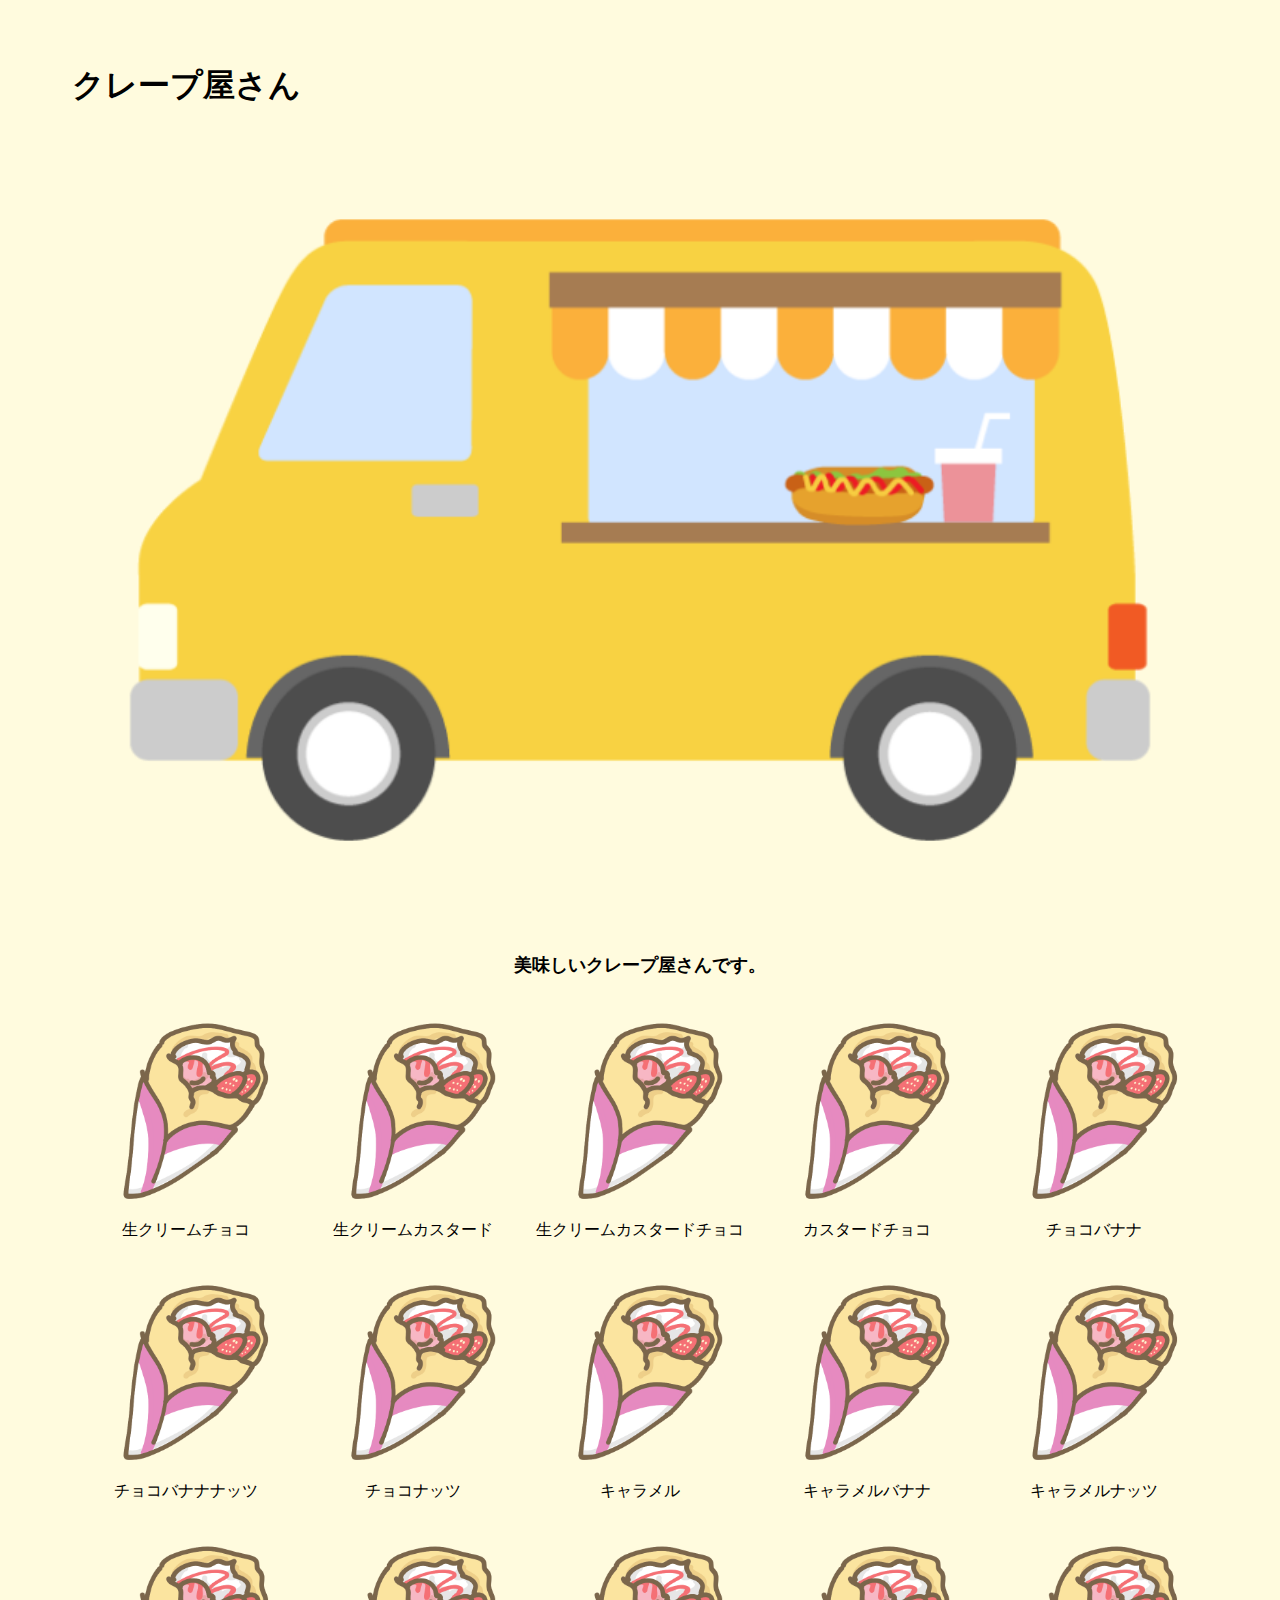
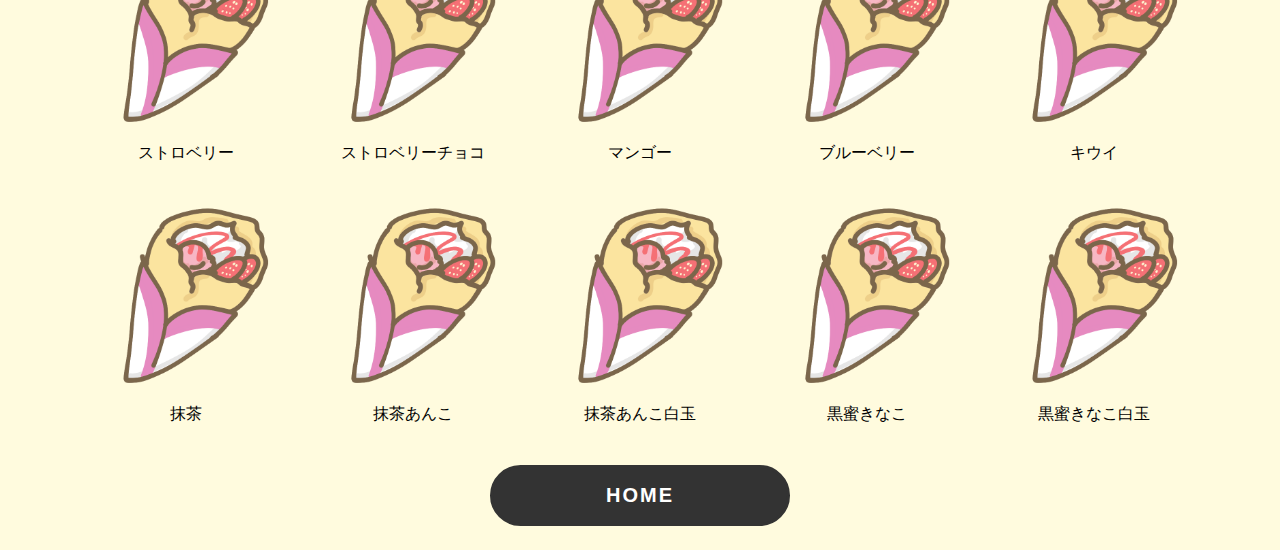
<file: crepe.html>
<!DOCTYPE html>
<html lang="ja">
<head>
    <meta charset="UTF-8">
    <meta name="viewport" content="width=device-width, initial-scale=1.0">
    <title>crepe</title>
    <link rel="stylesheet" href="style.css">
</head>
<body class="yasan">
    
    <h1>クレープ屋さん</h1>
    <div class="yasan-shop">
        <div class="yasan-picture">
            <img src="img/car.png">
        </div>
        <div class="yasan-sentence">
            <p>
                美味しいクレープ屋さんです。
            </p>
        </div>
    </div>
    <div class="crepe-menu">
        <!-- <div class="menu-category">
           <ul>
            <li><a href=".namacreme">生クリーム</a></li>
            <li><a href=".custard">カスタード</a></li>
            <li><a href=".chocolate">チョコレート</a></li>
            <li><a href=".caramel">キャラメル</a></li>
            <li><a href=".fruit">フルーツ</a></li>
            <li><a href=".nuts">ナッツ</a></li>
            <li><a href=".wahu">和風</a></li>
           </ul>
        </div> -->
        <div class="crepe-menu-choice">
            <div class="crepe-flavors-list1">
            <ul class="crepe-menu1">
                <li><img src="img/crepe.png"></li>
                <li class="crepe-flavor-namae">生クリームチョコ</li>
            </ul>
            <ul class="crepe-menu2">
                <li><img src="img/crepe.png"></li>
                <li class="crepe-flavor-namae">生クリームカスタード</li>
            </ul>
            <ul class="crepe-menu3">
                <li><img src="img/crepe.png"></li>
                <li class="crepe-flavor-namae">生クリームカスタードチョコ</li>
            </ul>
            <ul class="crepe-menu4">
                <li><img src="img/crepe.png"></li>
                <li class="crepe-flavor-namae">カスタードチョコ</li>
            </ul>
            <ul class="crepe-menu5">
                <li><img src="img/crepe.png"></li>
                <li class="crepe-flavor-namae">チョコバナナ</li>
            </ul>
            </div>

            <div class="crepe-flavors-list2">
            <ul class="crepe-menu6">
                <li><img src="img/crepe.png"></li>
                <li class="crepe-flavor-namae">チョコバナナナッツ</li>
            </ul>
            <ul class="crepe-menu7">
                <li><img src="img/crepe.png"></li>
                <li class="crepe-flavor-namae">チョコナッツ</li>
            </ul>
            <ul class="crepe-menu8">
                <li><img src="img/crepe.png"></li>
                <li class="crepe-flavor-namae">キャラメル</li>
            </ul>
            <ul class="crepe-menu9">
                <li><img src="img/crepe.png"></li>
                <li class="crepe-flavor-namae">キャラメルバナナ</li>
            </ul>
            <ul class="crepe-menu10">
                <li><img src="img/crepe.png"></li>
                <li class="crepe-flavor-namae">キャラメルナッツ</li>
            </ul>
            </div>

            <div class="crepe-flavors-list3">
            <ul class="crepe-menu11">
                <li><img src="img/crepe.png"></li>
                <li class="crepe-flavor-namae">ストロベリー</li>
            </ul>
            <ul class="crepe-menu12">
                <li><img src="img/crepe.png"></li>
                <li class="crepe-flavor-namae">ストロベリーチョコ</li>
            </ul>
            <ul class="crepe-menu13">
                <li><img src="img/crepe.png"></li>
                <li class="crepe-flavor-namae">マンゴー</li>
            </ul>
            <ul class="crepe-menu14">
                <li><img src="img/crepe.png"></li>
                <li class="crepe-flavor-namae">ブルーベリー</li>
            </ul>
            <ul class="crepe-menu15">
                <li><img src="img/crepe.png"></li>
                <li class="crepe-flavor-namae">キウイ</li>
            </ul>
            </div>

            <div class="crepe-flavors-list4">
            <ul class="crepe-menu16">
                <li><img src="img/crepe.png"></li>
                <li class="crepe-flavor-namae">抹茶</li>
            </ul>
            <ul class="crepe-menu17">
                <li><img src="img/crepe.png"></li>
                <li class="crepe-flavor-namae">抹茶あんこ</li>
            </ul>
            <ul class="crepe-menu18">
                <li><img src="img/crepe.png"></li>
                <li class="crepe-flavor-namae">抹茶あんこ白玉</li>
            </ul>
            <ul class="crepe-menu19">
                <li><img src="img/crepe.png"></li>
                <li class="crepe-flavor-namae">黒蜜きなこ</li>
            </ul>
            <ul class="crepe-menu20">
                <li><img src="img/crepe.png"></li>
                <li class="crepe-flavor-namae">黒蜜きなこ白玉</li>
            </ul>
            </div>

        </div>
    </div>
    <div class="button-08-submit">
        <a href="index.html">HOME</a>
    </div>
</body>
</html>
</file>
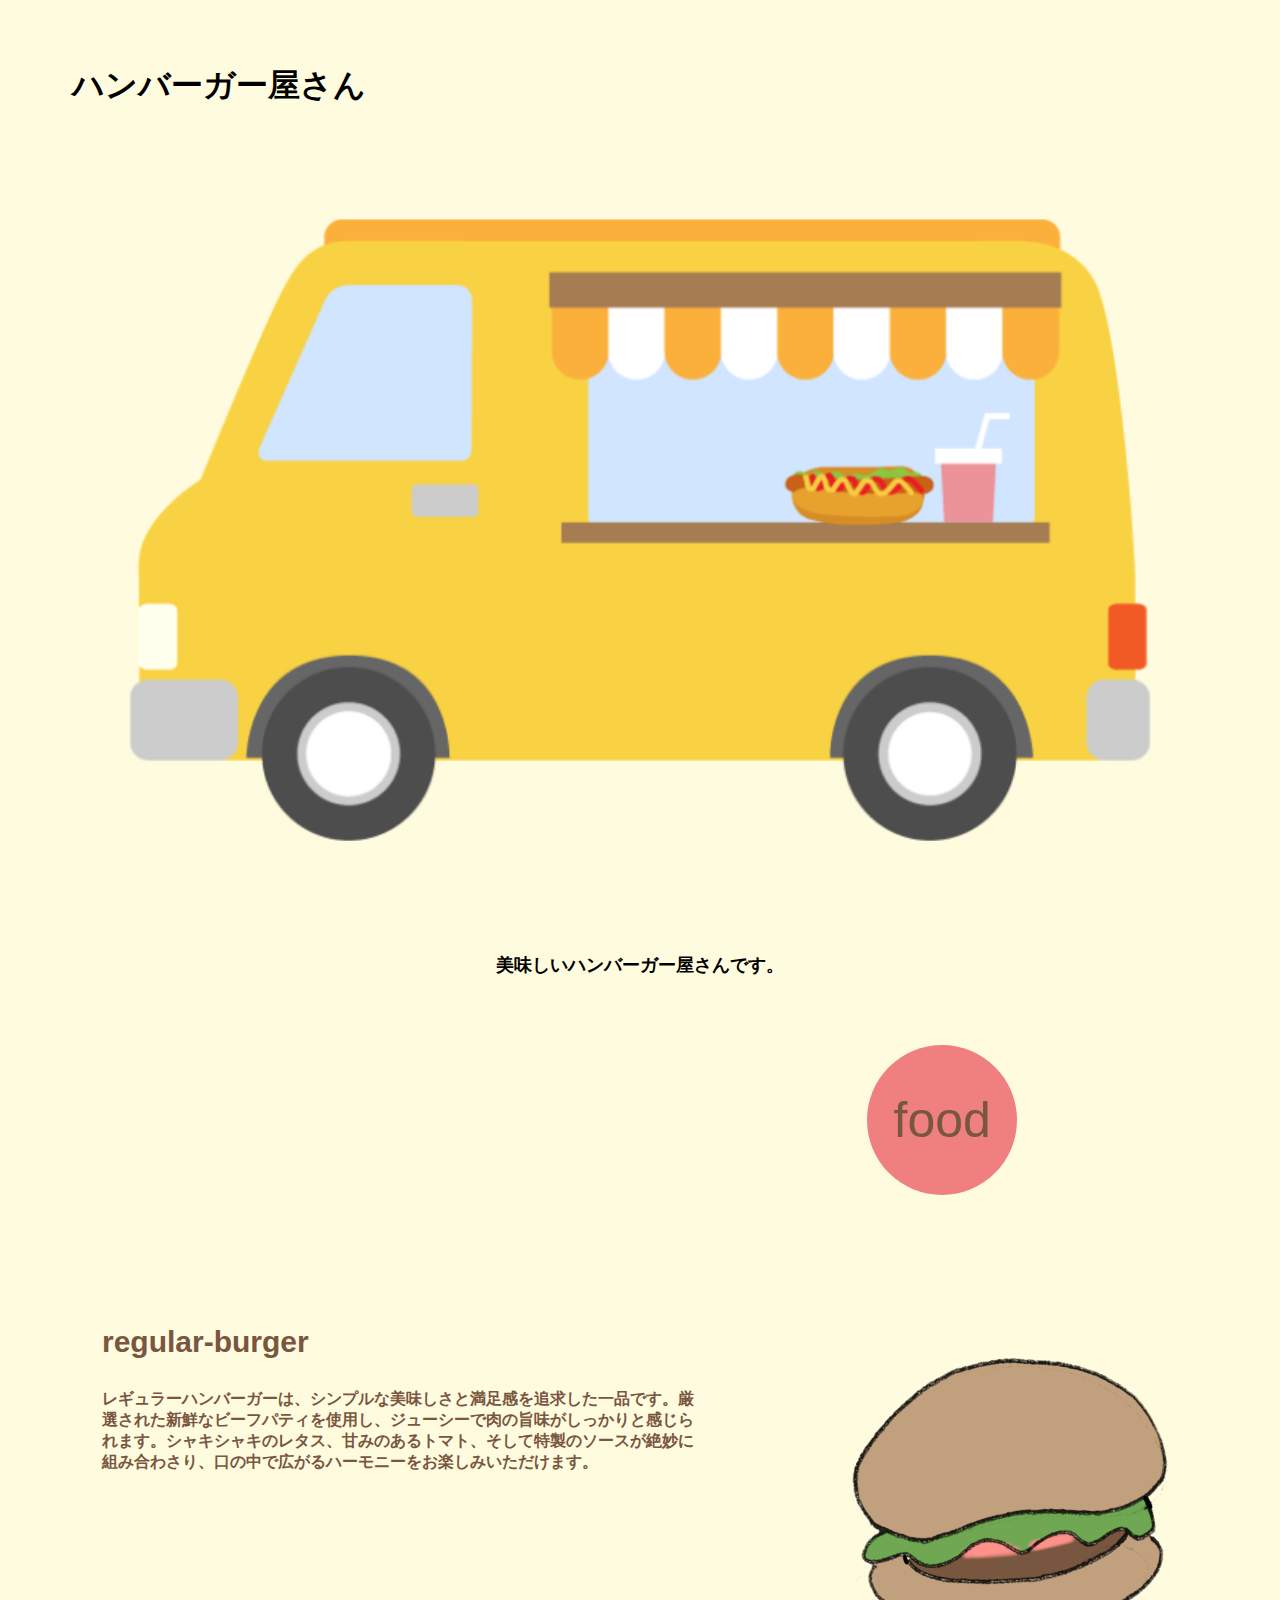
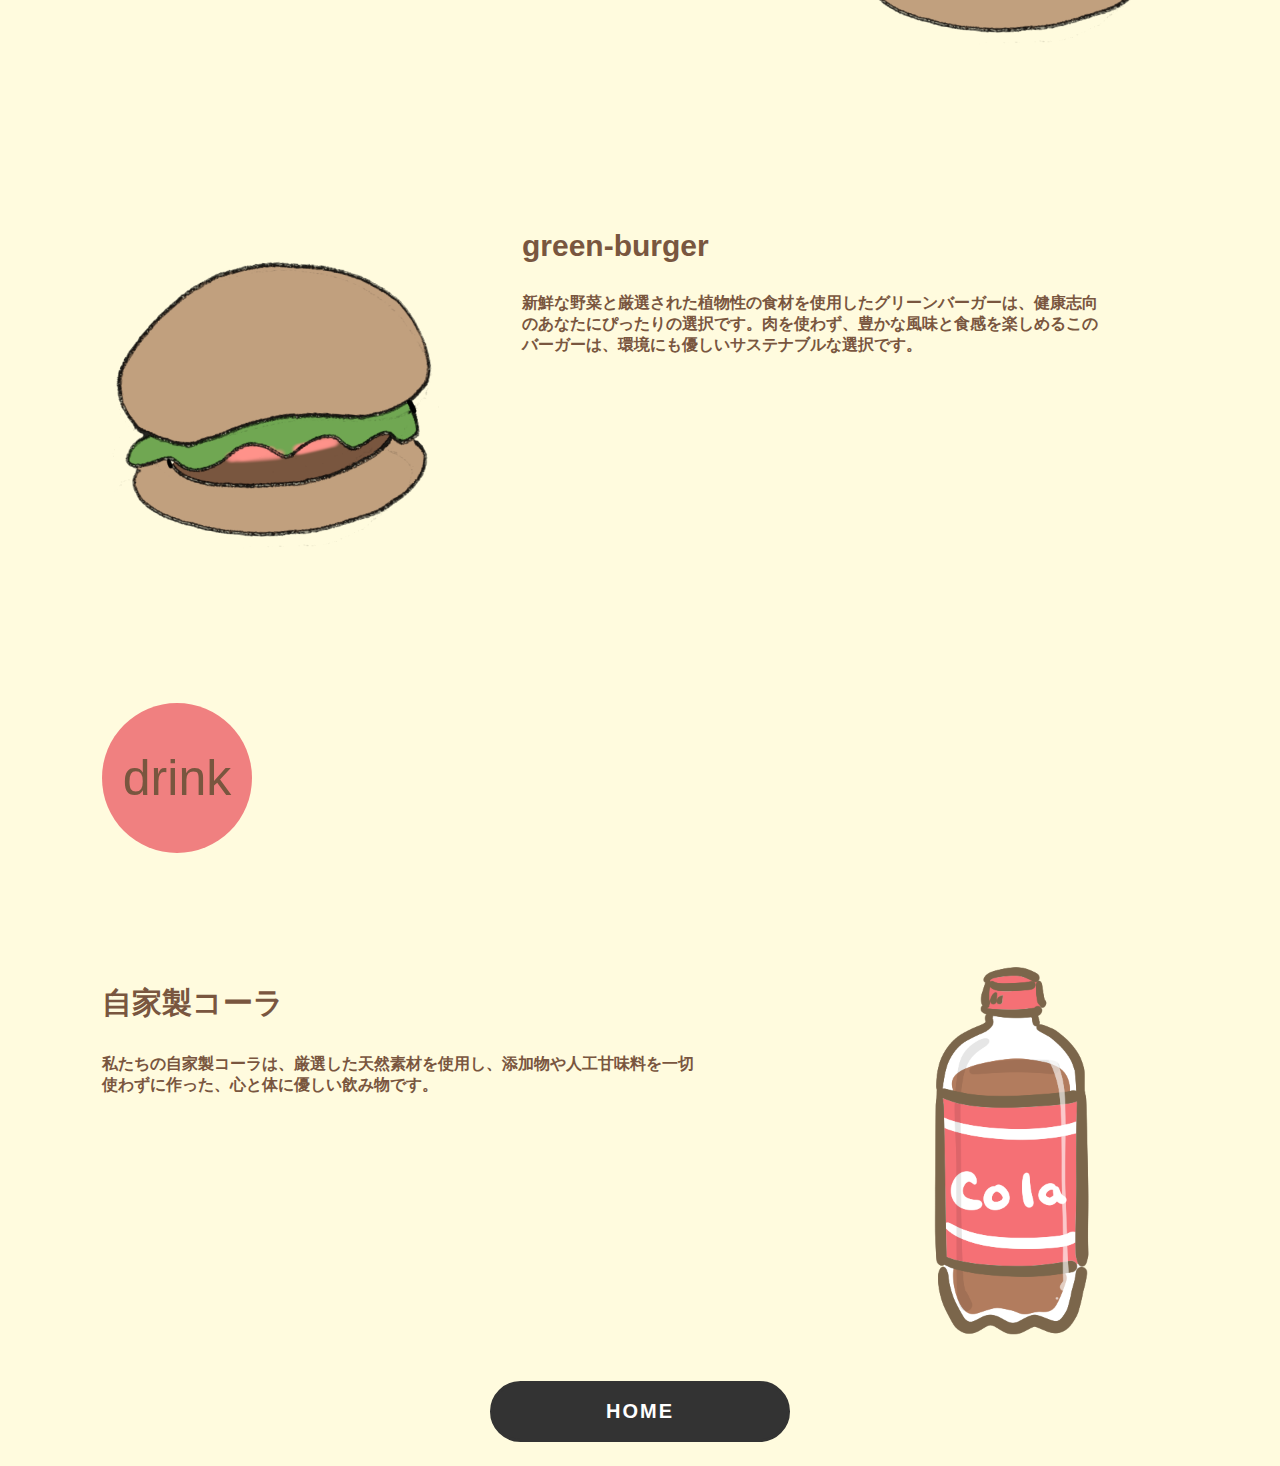
<file: hamburger.html>
<!DOCTYPE html>
<html lang="ja">
<head>
    <meta charset="UTF-8">
    <meta name="viewport" content="width=device-width, initial-scale=1.0">
    <title>hamburger</title>
    <link rel="stylesheet" href="style.css">
</head>
<body class="yasan">

    <h1>ハンバーガー屋さん</h1>
    <div class="yasan-shop">
        <div class="yasan-picture">
            <img src="img/car.png">
        </div>
        <div class="yasan-sentence">
            <p>
                美味しいハンバーガー屋さんです。
            </p>
        </div>
    </div>
    <div class="hamburger-menu">
        <div class="hamburger-food-menu">food</div>
        <div class="hamburger-menu1">
            <div class="hamburger-menu1-sentence">
                <h3 class="hamburger-regular">regular-burger</h3>
                <P class="hamburger-regular-sentence">レギュラーハンバーガーは、シンプルな美味しさと満足感を追求した一品です。厳選された新鮮なビーフパティを使用し、ジューシーで肉の旨味がしっかりと感じられます。シャキシャキのレタス、甘みのあるトマト、そして特製のソースが絶妙に組み合わさり、口の中で広がるハーモニーをお楽しみいただけます。</P>
            </div>
            <div>
                <img src="img/hamburger.png" alt="">
            </div>
        </div>
        <div class="hamburger-menu2">
            <div>
                <img src="img/hamburger.png" alt="">
            </div>
            <div class="hamburger-menu2-sentence">
                <h3 class="hamburger-green">green-burger</h3>
                <p class="hamburger-green-sentence">新鮮な野菜と厳選された植物性の食材を使用したグリーンバーガーは、健康志向のあなたにぴったりの選択です。肉を使わず、豊かな風味と食感を楽しめるこのバーガーは、環境にも優しいサステナブルな選択です。</p>
            </div>
        </div>

        <div class="hamburger-drink-menu">drink</div>
        <div class="hamburger-menu3">
            <div class="hamburger-menu3-sentence">
                <h3 class="hamburger-cola">自家製コーラ</h3>
                <p class="hamburger-cola-sentence">私たちの自家製コーラは、厳選した天然素材を使用し、添加物や人工甘味料を一切使わずに作った、心と体に優しい飲み物です。</p>
            </div>
            <div>
                <img src="img/cola.png" alt="">
            </div>        
        </div>
    </div>
    <div class="button-08-submit">
        <a href="index.html">HOME</a>
    </div>
</body>
</html>
</file>
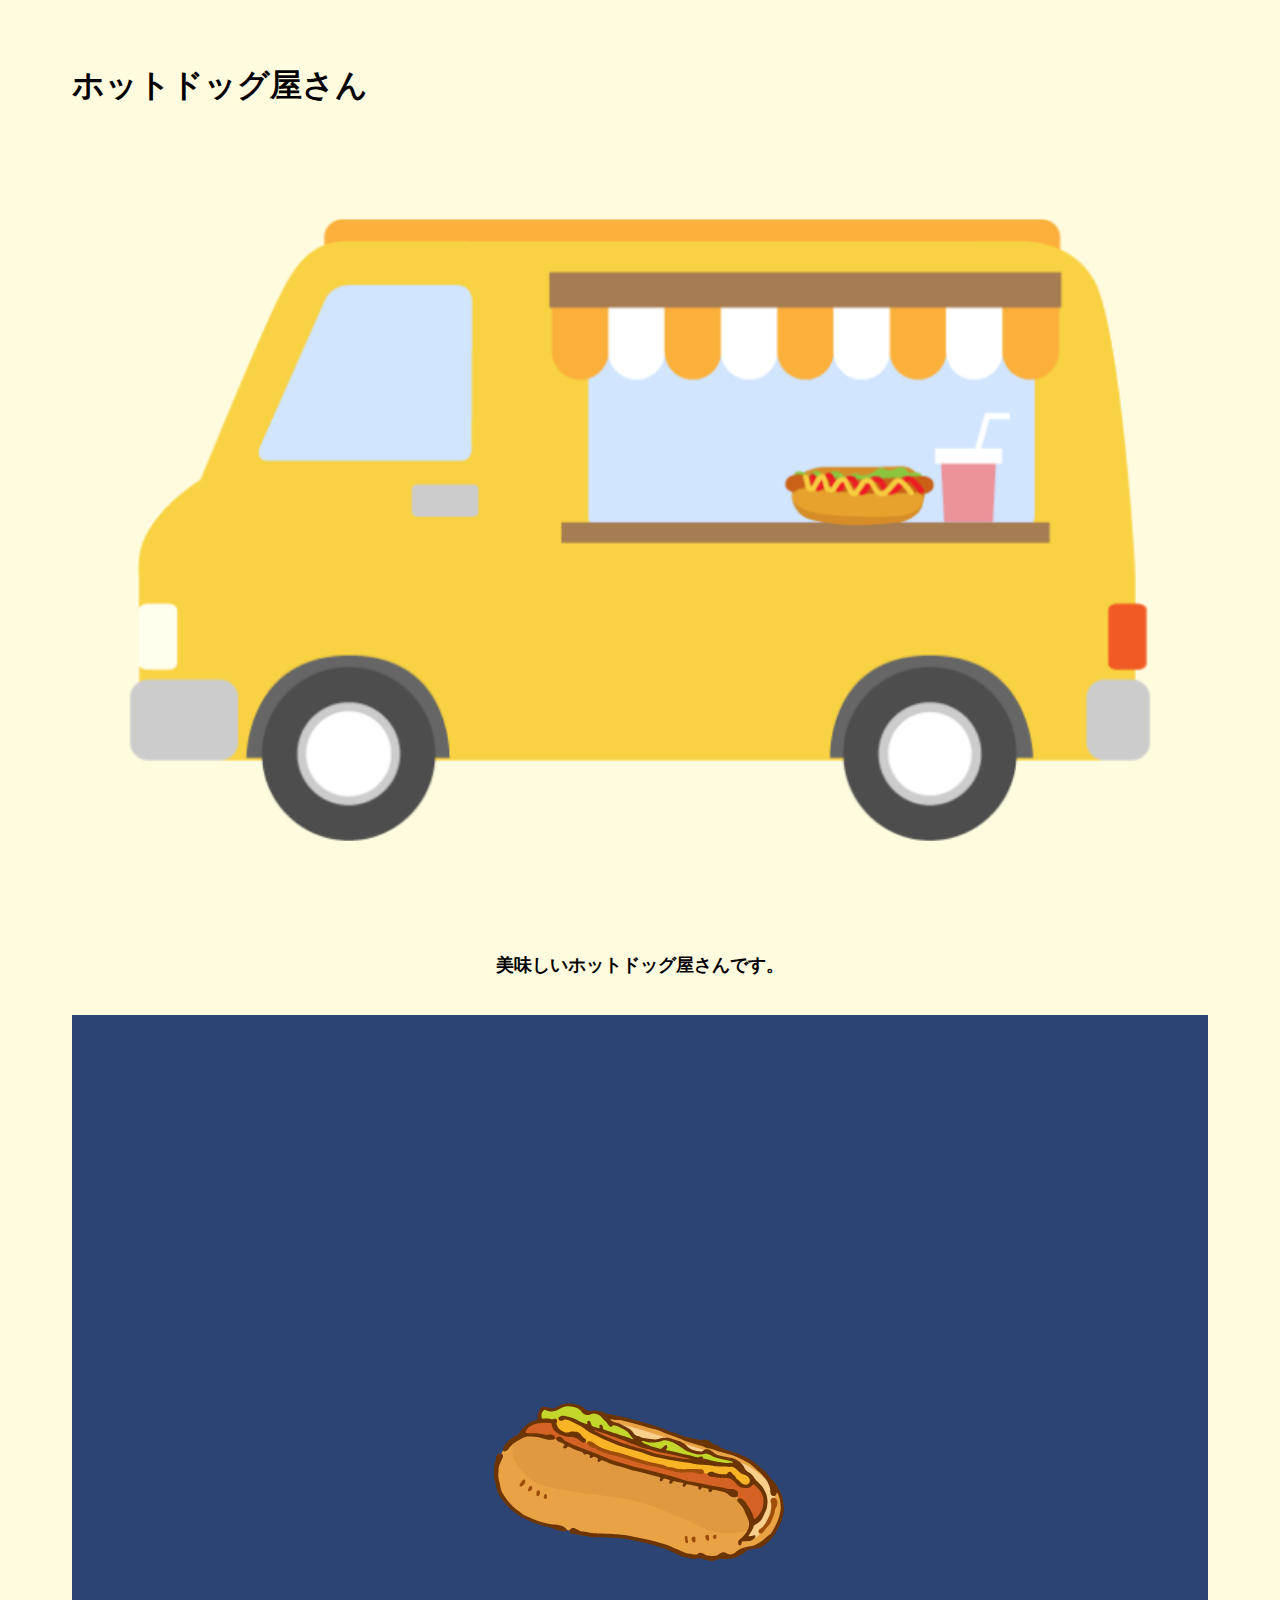
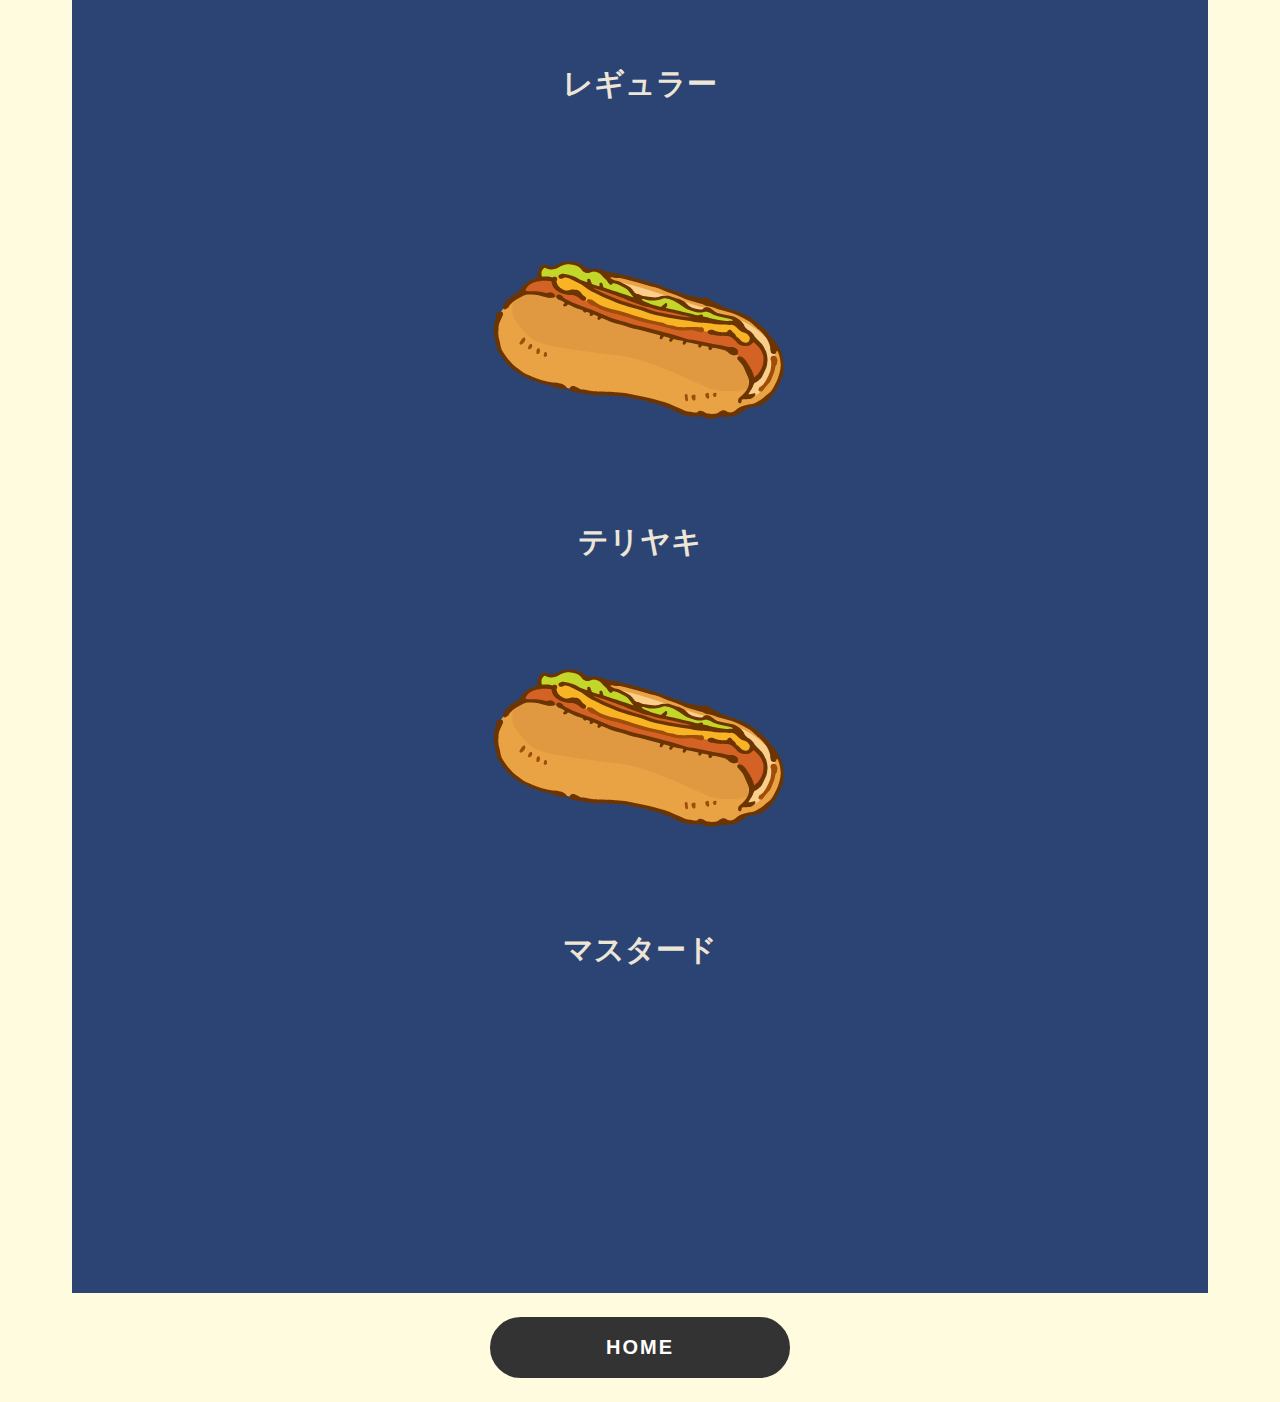
<file: hotdog.html>
<!DOCTYPE html>
<html lang="ja">
<head>
    <meta charset="UTF-8">
    <meta name="viewport" content="width=device-width, initial-scale=1.0">
    <title>hotdog</title>
    <link rel="stylesheet" href="style.css">

    <link rel="stylesheet" type="text/css" href="http://coco-factory.jp/ugokuweb/wp-content/themes/ugokuweb/data/move02/8-2/css/reset.css">
<link rel="stylesheet" type="text/css" href="http://coco-factory.jp/ugokuweb/wp-content/themes/ugokuweb/data/move02/8-2/css/8-2.css">
</head>
<body class="yasan">

    <h1>ホットドッグ屋さん</h1>
    <div class="yasan-shop">
        <div class="yasan-picture">
            <img src="img/car.png">
        </div>
        <div class="yasan-sentence">
            <p>
                美味しいホットドッグ屋さんです。
            </p>
        </div>
    </div>
    <div class="menu">
        <section class="slides">
        <div class="slide1">
        <p class="slide">
            <span class="slide-in leftAnime">
            <span class="slide-in_inner leftAnimeInner">HOTDOG</span>
            </span>
       </p>
       </div>
       <div class="slide2">
       <p class="slide">
         <span class="slide-in leftAnime">
         <span class="slide-in_inner leftAnimeInner">GOODDAY</span>
         </span>
      </p>
      </div>
      <div class="slide3">
        <p class="slide">
            <span class="slide-in leftAnime">
            <span class="slide-in_inner leftAnimeInner">HOTDOG</span>
            </span>
       </p>
       </div>
       </section>

       <section class="menus">
       <div class="menu1">
         <img src="img/hotdog.png">
         <p>レギュラー</p>
       </div>
       
       <div class="menu2">
         <img src="img/hotdog.png">
         <p>テリヤキ</p>
       </div>
       <div class="menu3">
         <img src="img/hotdog.png">
         <p>マスタード</p>
      </div>
       <div class="slide4">
        <p class="slide">
          <span class="slide-in leftAnime">
          <span class="slide-in_inner leftAnimeInner">GOODDAY</span>
          </span>
       </p>
       </div>
       <div class="slide5">
        <p class="slide">
            <span class="slide-in leftAnime">
            <span class="slide-in_inner leftAnimeInner">HOTDOG</span>
            </span>
       </p>
       </div>
       <div class="slide6">
       <p class="slide">
         <span class="slide-in leftAnime">
         <span class="slide-in_inner leftAnimeInner">GOODDAY</span>
         </span>
      </p>
      </div>
    </div>
    <div class="button-08-submit">
        <a href="index.html">HOME</a>
    </div>
    <script src="https://code.jquery.com/jquery-3.4.1.min.js" integrity="sha256-CSXorXvZcTkaix6Yvo6HppcZGetbYMGWSFlBw8HfCJo="  crossorigin="anonymous"></script>
<script src="http://coco-factory.jp/ugokuweb/wp-content/themes/ugokuweb/data/move02/8-2/js/8-2.js"></script>
</body>
</html>
</file>
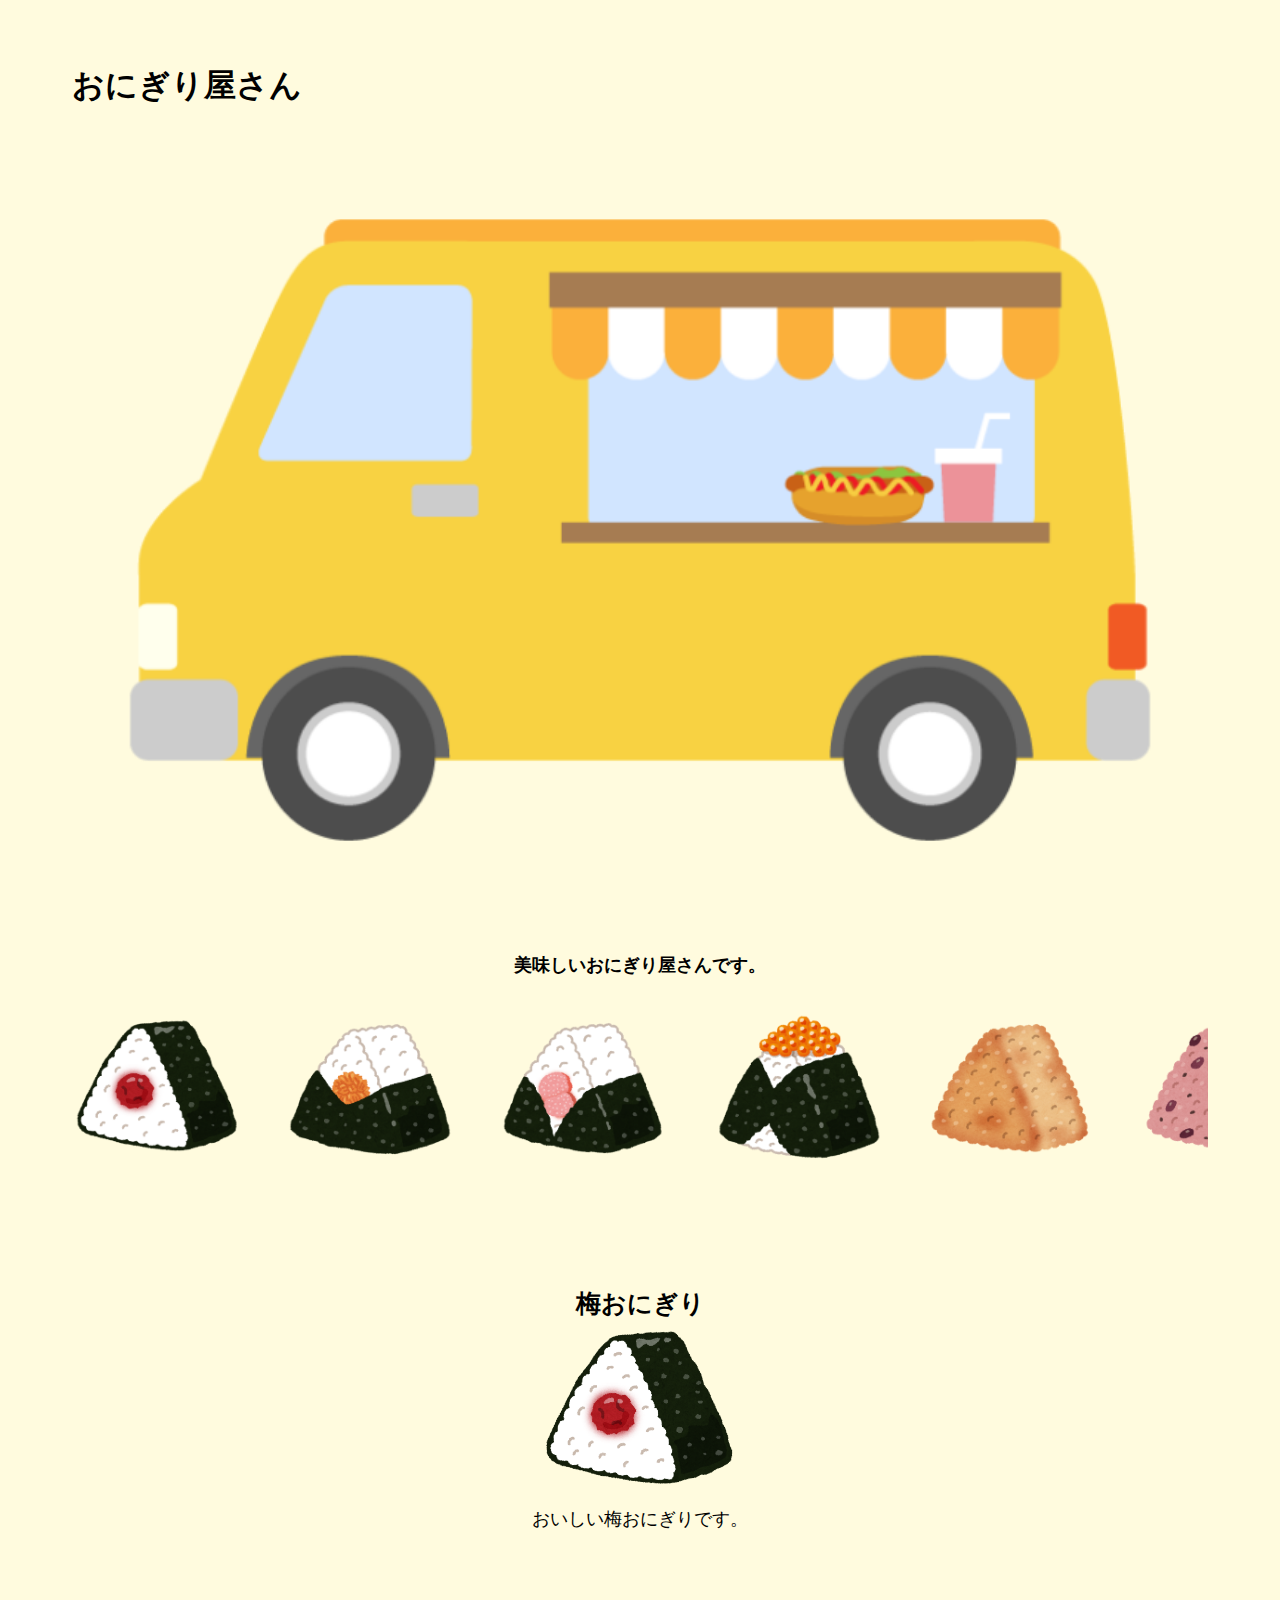
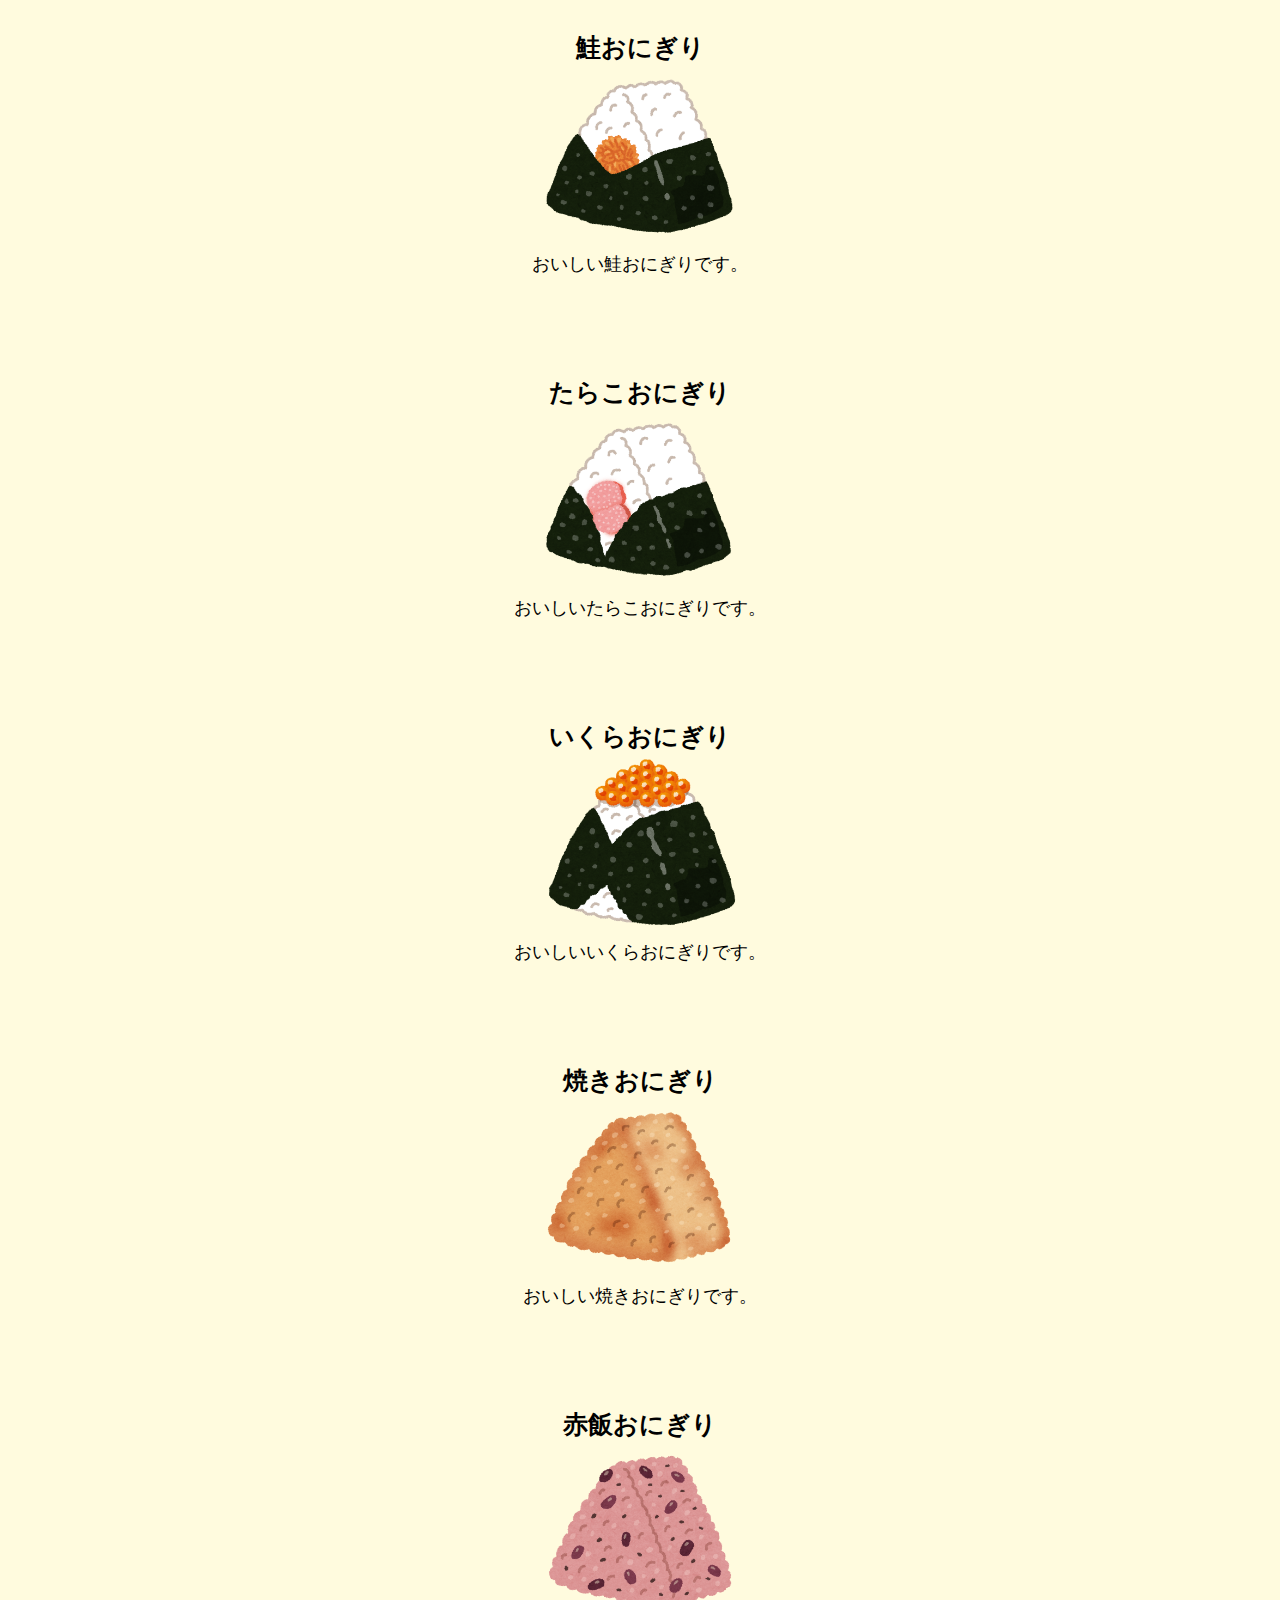
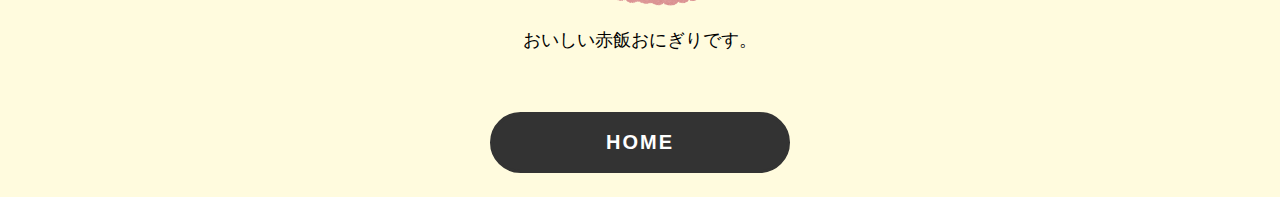
<file: onigiri.html>
<!DOCTYPE html>
<html lang="ja">
<head>
    <meta charset="UTF-8">
    <meta name="viewport" content="width=device-width, initial-scale=1.0">
    <title>onigiri</title>
    <link rel="stylesheet" href="style.css">
</head>
<body class="yasan">
    
    <h1>おにぎり屋さん</h1>
    <div class="yasan-shop">
        <div class="yasan-picture">
            <img src="img/car.png">
        </div>
        <div class="yasan-sentence">
            <p>
                美味しいおにぎり屋さんです。
            </p>
        </div>
    </div>

    <div class="onigiri-scroll-infinity">
        <div class="onigiri-scroll-infinity__wrap">
          <ul class="onigiri-scroll-infinity__list onigiri-scroll-infinity__list--left">
            <li class="onigiri-scroll-infinity__item"><a href="#ume"><img src="img/ume.png" /></a></li>                        
            <li class="onigiri-scroll-infinity__item"><a href="#shake"><img src="img/shake.png" /></a></li>
            <li class="onigiri-scroll-infinity__item"><a href="#tarako"><img src="img/tarako.png" /></a></li>
            <li class="onigiri-scroll-infinity__item"><a href="#ikura"><img src="img/ikura.png" /></a></li>
            <li class="onigiri-scroll-infinity__item"><a href="#yaki"><img src="img/yaki.png" /></a></li>
            <li class="onigiri-scroll-infinity__item"><a href="#sekihan"><img src="img/sekihan.png" /></a></li>
          </ul>
          <ul class="onigiri-scroll-infinity__list scroll-infinity__list--left">
            <li class="onigiri-scroll-infinity__item"><a href="#ume"><img src="img/ume.png" /></a></li>                        
            <li class="onigiri-scroll-infinity__item"><a href="#shake"><img src="img/shake.png" /></a></li>
            <li class="onigiri-scroll-infinity__item"><a href="#tarako"><img src="img/tarako.png" /></a></li>
            <li class="onigiri-scroll-infinity__item"><a href="#ikura"><img src="img/ikura.png" /></a></li>
            <li class="onigiri-scroll-infinity__item"><a href="#yaki"><img src="img/yaki.png" /></a></li>
            <li class="onigiri-scroll-infinity__item"><a href="sekihan"><img src="img/sekihan.png" /></a></li>
          </ul>
        </div>
    </div>
    <section class="onigiri-menu-ex">
        <ul id="ume">
            <li class="onigiri-flavor-namae">梅おにぎり</li>
            <li><img src="img/ume.png" alt=""></li>
            <li class="onigiri-oisi">おいしい梅おにぎりです。</li>
        </ul>
        <ul id="shake">
            <li class="onigiri-flavor-namae">鮭おにぎり</li>
            <li><img src="img/shake.png" alt=""></li>
            <li class="onigiri-oisi">おいしい鮭おにぎりです。</li>
        </ul>
        <ul id="tarako">
            <li class="onigiri-flavor-namae">たらこおにぎり</li>
            <li><img src="img/tarako.png" alt=""></li>
            <li class="onigiri-oisi">おいしいたらこおにぎりです。</li>
        </ul>
        <ul id="ikura">
            <li class="onigiri-flavor-namae">いくらおにぎり</li>
            <li><img src="img/ikura.png" alt=""></li>
            <li class="onigiri-oisi">おいしいいくらおにぎりです。</li>
        </ul>
        <ul id="yaki">
            <li class="onigiri-flavor-namae">焼きおにぎり</li>
            <li><img src="img/yaki.png" alt=""></li>
            <li class="onigiri-oisi">おいしい焼きおにぎりです。</li>
        </ul>
        <ul id="sekihan">
            <li class="onigiri-flavor-namae">赤飯おにぎり</li>
            <li><img src="img/sekihan.png" alt=""></li>
            <li class="onigiri-oisi">おいしい赤飯おにぎりです。</li>
        </ul>
    </section>
    <div class="button-08-submit">
        <a href="index.html">HOME</a>
    </div>
</body>
</html>
</file>
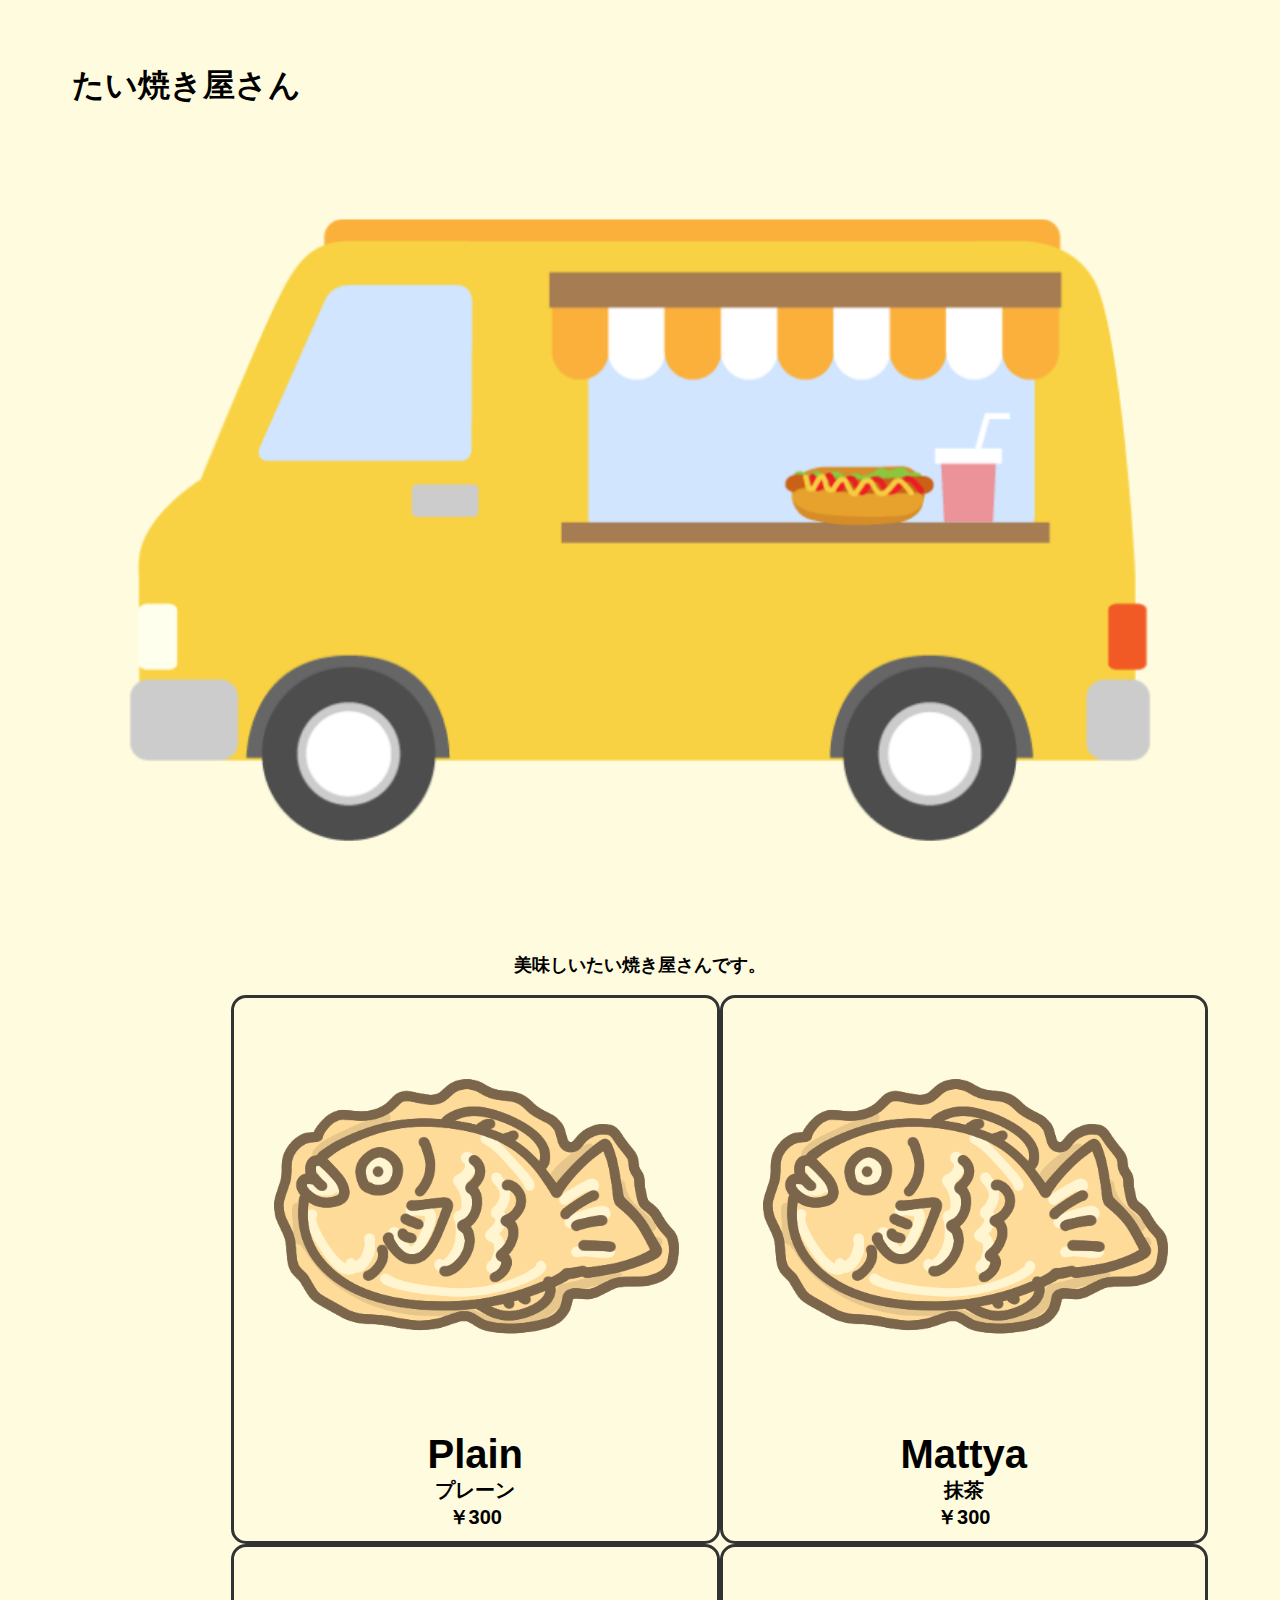
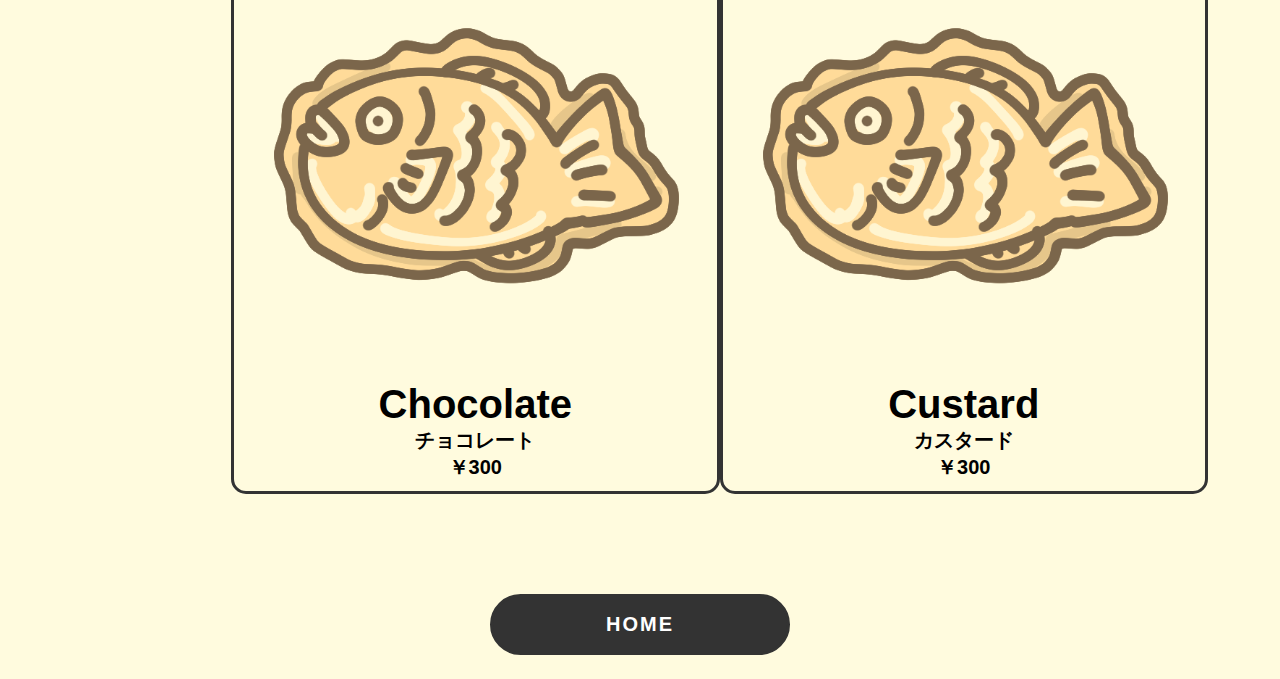
<file: taiyaki.html>
<!DOCTYPE html>
<html lang="ja">
<head>
    <meta charset="UTF-8">
    <meta name="viewport" content="width=device-width, initial-scale=1.0">
    <title>taiyaki</title>
    <link rel="stylesheet" href="style.css">
</head>
<body class="yasan">
    
    <h1 >たい焼き屋さん</h1>
    <div class="yasan-shop">
        <div class="yasan-picture">
            <img src="img/car.png">
        </div>
        <div class="yasan-sentence">
            <p>
                美味しいたい焼き屋さんです。
            </p>
        </div>
    </div>
    <div class="taiyaki-menu">
        <div class="taiyaki-flavors-list1">
            
            <ul class="taiyaki-flavor1">
                <li><img src="img/taiyaki.png" alt=""></li>
                <li class="taiyaki-flavor-name">Plain</li>
                <li class="taiyaki-flavor-namae">プレーン</li>
                <li class="taiyaki-flavor-cost">￥300</li>
            </ul>
            <ul class="taiyaki-flavor2">
                <li><img src="img/taiyaki.png" alt=""></li>
                <li class="taiyaki-flavor-name">Mattya</li>
                <li class="taiyaki-flavor-namae">抹茶</li>
                <li class="taiyaki-flavor-cost">￥300</li>
            </ul>
        </div>
        <div class="taiyaki-flavors-list2">
            <ul class="taiyaki-flavor3">
                <li><img src="img/taiyaki.png" alt=""></li>
                <li class="taiyaki-flavor-name">Chocolate</li>
                <li class="taiyaki-flavor-namae">チョコレート</li>
                <li class="taiyaki-flavor-cost">￥300</li>
            </ul>
            <ul class="taiyaki-flavor4">
               <li><img src="img/taiyaki.png" alt=""></li>
               <li class="taiyaki-flavor-name">Custard</li>
               <li class="taiyaki-flavor-namae">カスタード</li>
               <li class="taiyaki-flavor-cost">￥300</li>
            </ul>
        </div>
    </div>
    <div class="button-08-submit">
        <a href="index.html">HOME</a>
    </div>
</body>
</html>
</file>
<file: style.css>
body{
    background: #fff;
    /* background: #FCF5E9; */
    padding:0 5%;
}

@media (max-width:767px) {
  body{
    padding: 0 2%;
  }
}
/* .background {
    background-image: url('img/Rental\ Space2.png');
    background-attachment: fixed;
    background-size: cover;
    background-position: center;
} */

.title{
    font-size: 20px;
    margin:15px;
}

@media (max-width:767px) {
  .title{
    font-size: 19px;
    margin:15px;
  }
}
header{
    display:flex;
    justify-content: space-between;
    margin:0 auto;
    border-bottom: 1px solid;

}

/* CSSコード */
h1 {
  font-family: 'Yu Mincho Light','YuMincho','Yu Mincho','游明朝体',sans-serif;
}

/* ハンバーガー始まり */
#nav-content{
  z-index: 9999;
}
body{
    overflow-x: hidden;
  }
  .header-area{
    display: flex;
    justify-content: space-between;
    height: 65px;
    /* padding: 0 20px; */
    padding: 0 5%;
    align-items: center;
    position:fixed;
    right: 10px;
  }
  .hamburger{
    width: 40px;
    height: 25px;
    position: relative;
    transition: .5s;/* 追記 */
  }

  @media (max-width:767px) {
    .hamburger{
      width: 20px;
      height: 15px;
      padding: 0;
    }

  }

  .hamburger span{
    position: absolute;
    width: 100%;
    height: 1px;
    background-color: rgba(0, 0, 0, .8);
    transition: .5s;/* 追記 */
  }
  .hamburger span:first-of-type{/* ハンバーガーメニューの1番目の線 */
    top: 0;
  }
  .hamburger span:nth-of-type(2){/* ハンバーガーメニューの2番目の線 */
    top: 50%;
  }
  .hamburger span:last-of-type{/* ハンバーガーメニューの3番目の線 */
    top: 100%;
  }
  .slide-menu{
    background-color: #fff;
    position: fixed;
    top: 65px;
    width: 100%;
    left: 0;
    transform: translateX(100%);
    transition: .5s;/* 追記 */
    list-style:none;
    font-family: 'Cambria',sans-serif;
  }
  .slide-menu li{
    color: rgba(0, 0, 0, .8);
    line-height: 400%;
    text-align: center;
  }

  a{
    color:inherit
  }

  .hamburger.active{/* 追記 */
    transform: rotateY(360deg);/* 追記 */
  }
  .hamburger.active span:first-of-type{/* ハンバーガーメニューの1番目の線 */
    top: 50%;
    transform: rotate(45deg);
  }
  .hamburger.active span:nth-of-type(2){/* ハンバーガーメニューの2番目の線 */
    opacity: 0;/* 透明にする */
  }
  .hamburger.active span:last-of-type{/* ハンバーガーメニューの3番目の線 */
    top: 50%;
    transform: rotate(-45deg);
  }
  .slide-menu.active{
    transform: translateX(0);
  }

  .instagram{
    margin: 15px;
  }
/* ハンバーガー終わり */

#home{
    text-align: center;
}
/* nav{
    text-align: left;
} */

.menu-items{
    display: flex;
    /* justify-content: space-between;
    margin:0 auto;  */
    list-style:none;
    text-align: right;
    position: sticky;
}

.sub-title{
    text-align: center;
    margin-bottom: 50px;
    margin-top: 130px;
    font-family: 'Cambria',sans-serif;
}

.underline{
    border-bottom: 1px solid;
}

.hazime{
  margin-top:50px;
  /* max-width:1000px;
  max-height:500px; */
  width: 100%;
}

@media (max-width:767px) {
  .hazime{
    max-width: 400px;
  }
}
/* カレンダー始まり */
/* .month{
    text-align: center;
}
.calendar-wrap {
  margin: auto;
  display: grid;
  grid-template-columns: repeat(2, 1fr);
  gap: 40px;
  padding-left: 200px;
}

@media (max-width: 767.98px) {
  .calendar-wrap {
    display: flex;
    flex-direction: column;
  }
}

.calendar {
  width: 180%;
  height: 200%;
  border-collapse: collapse;
  table-layout: fixed;
}
.calendar th,
.calendar td {
  border: 1px solid #000;
  text-align: left;
  padding: 10px;
  font-size: 14px;
  font-weight: bold;
  background-color: white;
}
.calendar th {
  padding: 6px 10px;
}

@media (max-width: 767.98px) {
  .calendar th,
  .calendar td {
    padding: 6px;
    font-size: 12px;
  }
  .calendar th {
    padding: 3px 6px;
  }
}

.calendar .sun {
  color:#000;
  background-color: #f8e4e2;
}
.calendar .sat {
  color: #000;
  background-color: #e7f6fd;
}

.calendar .mute {
  color: #aaa;
}

#taiyaki{
    max-width: 25px;
    max-height: 30px;
    margin-left:20px;
}

#taiyaki2{
    padding:0;
    padding-left: 10px;
    padding-bottom: 10px;
} */

/* .calender{
  position: relative;
  text-align: center;
} */

/* .nomarks img{
  display: flex;
  justify-content: center;
  height: 900px;

  max-width: 1000px;
  max-height:500px;
} */


/* .nomarks{
  display: flex;
  justify-content: center;
  height: 900px;
}
.nomark{
  max-width: 1000px;
  max-height:500px;
} */

.nomarks img{
  width: 70%;
  margin-left: 15%;
}

@media (max-width:767px) {
  .nomarks img{
     width: 100%;
     margin-left: 0;
   }
}

.october img{
  width: 70%;
  margin-left: 15%;
}

@media (max-width:767px) {
  .october img{
    width: 100%;
    margin-left: 0;
  }
}

/* #taiyaki{
  position: absolute;
  max-width: 40px;
  max-height: 40px;
  top: 985px;
  left: 600px;
}

#kurepe{
  position:absolute;
  max-width: 40px;
  max-height: 40px;
  top: 1130px;
  left: 500px;
}

#hamburger{
  position:absolute;
  max-width: 40px;
  max-height: 40px;
  top: 1205px;
  left: 905px;
} */

/* マウスオーバー */

/* カレンダー終わり/ */


.about-div{
    display: flex;
    /* text-align: center; */
    justify-content: center;
}

@media (max-width:767px) {
  .about-div{
    flex-direction: column;
    padding-left: 70px;
  }
}
.aboutabout{
    list-style-type: circle;
    margin-left: 30px;
    font-weight: 600;
    font-size: 18px;
    font-family: 'Yu Mincho Light','YuMincho','Yu Mincho','游明朝体',sans-serif;
}

@media (max-width:767px) {
  .aboutabout{
      list-style-type: circle;
      margin-left: 30px;
      font-weight: 600;
      font-size: 15px;
      font-family: 'Yu Mincho Light','YuMincho','Yu Mincho','游明朝体',sans-serif;
    }
}

.onegai{
    text-align: center;
    padding-left: 50px;
    font-weight: 600;
    font-size: 18px;
    font-family: 'Yu Mincho Light','YuMincho','Yu Mincho','游明朝体',sans-serif;
}

@media (max-width:767px){
  .onegai{
    text-align: center;
    /* padding-left: 50px; */
    font-weight: 600;
    font-size: 15px;
    font-family: 'Yu Mincho Light','YuMincho','Yu Mincho','游明朝体',sans-serif;
  }
}

/*==================================================
スライダーのためのcss
===================================*/
.slider {/*横幅94%で左右に余白を持たせて中央寄せ*/
  width:94%;
   margin:0 auto;
}

.slider img {
   width:100%;/*スライダー内の画像を横幅100%に*/
   height:auto;
}

/*slickのJSで書かれるタグ内、スライド左右の余白調整*/

.slider .slick-slide {
   margin:0 10px;
}

/*矢印の設定*/

/*戻る、次へ矢印の位置*/
.slick-prev,
.slick-next {
   position: absolute;/*絶対配置にする*/
   top: 42%;
   cursor: pointer;/*マウスカーソルを指マークに*/
   outline: none;/*クリックをしたら出てくる枠線を消す*/
   border-top: 2px solid #666;/*矢印の色*/
   border-right: 2px solid #666;/*矢印の色*/
   height: 15px;
   width: 15px;
}

.slick-prev {/*戻る矢印の位置と形状*/
   left: -1.5%;
   transform: rotate(-135deg);
}

.slick-next {/*次へ矢印の位置と形状*/
   right: -1.5%;
   transform: rotate(45deg);
}

ul{
  padding: 0;
}

/*ドットナビゲーションの設定*/

.slick-dots {
  text-align:center;
  margin:20px 0 0 0;
}
/* ↑ドットを真ん中に */

.slick-dots li {
  display:inline-block;
  margin:0 5px;
}
/* ↑横並び */

.slick-dots button {
  color: transparent;
  outline: none;
  width:5px;/*ドットボタンのサイズ*/
  height:5px;/*ドットボタンのサイズ*/
  /* display:block; */
  /* border-radius:50%; */
  background:#fff;/*ドットボタンの色*/
}
/* ↑数字を消してドットを表示 */

.slick-dots .slick-active button{
  background:#333;/*ドットボタンの現在地表示の色*/
}
/* ↑押したら色変わる */

/* アクセスstart */
#access-flex{
  text-align: center;
}

map{
  align-items: center;
  width: 100%;
  margin-left: 50px;
  /* width:50%; */
  /* margin-left: 100px; */
  float: left;
}

@media (max-width:767px) {
  iframe{
    aspect-ratio: 16 / 9;
    width: 100%;
    height: auto;
  }
}
/* アクセスend */

/* お問い合わせフォーム start */
.Form {
    margin-top: 80px;
    margin-left: auto;
    margin-right: auto;
    max-width: 720px;
  }
@media screen and (max-width: 480px) {
  .Form {
    margin-top: 40px;
  }
  }
  .Form-Item {
    border-top: 1px solid #ddd;
    padding-top: 24px;
    padding-bottom: 24px;
    width: 100%;
    display: flex;
    align-items: center;

    font-family: 'Yu Mincho Light','YuMincho','Yu Mincho','游明朝体',sans-serif;
  }
  @media screen and (max-width: 480px) {
    .Form-Item {
      padding-left: 0px;
      padding-right: 0px;
      padding-top: 16px;
      padding-bottom: 16px;
      flex-wrap: wrap;

      font-family: 'Yu Mincho Light','YuMincho','Yu Mincho','游明朝体',sans-serif;
    }
  }
  .Form-Item:nth-child(5) {
    border-bottom: 1px solid #ddd;
  }
  .Form-Item-Label {
    width: 100%;
    max-width: 248px;
    letter-spacing: 0.05em;
    font-weight: bold;
    font-size: 18px;
  }
  @media screen and (max-width: 480px) {
    .Form-Item-Label {
      max-width: inherit;
      display: flex;
      align-items: center;
      font-size: 15px;
    }
  }
  .Form-Item-Label.isMsg {
    margin-top: 8px;
    margin-bottom: auto;
  }
  @media screen and (max-width: 480px) {
    .Form-Item-Label.isMsg {
      margin-top: 0;
    }
  }
  .Form-Item-Label-Required {
    border-radius: 6px;
    margin-right: 8px;
    padding-top: 8px;
    padding-bottom: 8px;
    width: 48px;
    display: inline-block;
    text-align: center;
    background: #5bc8ac;
    /* background:black; */
    color: #fff;
    font-size: 14px;
  }
  @media screen and (max-width: 480px) {
    .Form-Item-Label-Required {
      border-radius: 4px;
      padding-top: 4px;
      padding-bottom: 4px;
      width: 32px;
      font-size: 10px;
    }
  }
  .Form-Item-Input {
    border: 1px solid #ddd;
    border-radius: 6px;
    margin-left: 40px;
    padding-left: 1em;
    padding-right: 1em;
    height: 48px;
    flex: 1;
    width: 100%;
    max-width: 410px;
    background: #eaedf2;
    font-size: 18px;
  }
  @media screen and (max-width: 480px) {
    .Form-Item-Input {
      margin-left: 0;
      margin-top: 18px;
      height: 40px;
      flex: inherit;
      font-size: 15px;
    }
  }
  .Form-Item-Textarea {
    border: 1px solid #ddd;
    border-radius: 6px;
    margin-left: 40px;
    padding-left: 1em;
    padding-right: 1em;
    height: 216px;
    flex: 1;
    width: 100%;
    max-width: 410px;
    background: #eaedf2;
    font-size: 18px;
  }
  @media screen and (max-width: 480px) {
    .Form-Item-Textarea {
      margin-top: 18px;
      margin-left: 0;
      height: 200px;
      flex: inherit;
      font-size: 15px;
    }
  }
  /* .Form-Btn {
    border-radius: 6px;
    margin-top: 32px;
    margin-left: auto;
    margin-right: auto;
    padding-top: 20px;
    padding-bottom: 20px;
    width: 280px;
    display: block;
    letter-spacing: 0.05em;

    background: black;
    color: #fff;
    font-weight: bold;
    font-size: 20px;
  }
  @media screen and (max-width: 480px) {
    .Form-Btn {
      margin-top: 24px;
      padding-top: 8px;
      padding-bottom: 8px;
      width: 160px;
      font-size: 16px;
    }
  } */

  .button-08-submit a {
    font-size: 20px;
    letter-spacing: 0.1em;
    color: #fff;
    background: #333;
    font-weight: 700;
    border: solid 3px #333;
    border-radius: 999px;
    display: block;
    box-sizing: border-box;
    max-width: 300px;
    text-align: center;
    padding: 16px 64px;
    margin: 24px;
    margin-inline: auto;
    text-decoration: none;
    cursor: pointer;
    transition: all 0.3s;

    font-family: 'Cambria',sans-serif;
  }

  .button-08-submit a:hover {
    color: #333;
    background: initial;
    transition: all 0.3s;
  }

  /* お問い合わせフォームend */
footer{
  height: 50px;
}
/* mark */
.mark-flex{
  display: flex;
  justify-content: center;
  font-family: 'Noto Sans JP', serif;
}

.ex{
  max-width: 400px;
  margin-top: 100px;
  margin-left: 100px;
  word-wrap: break-word;
  font-size: 25px;
}

/* SUbMITボタン */
/* .button-08 a { */
  /* font-family: 'Noto Sans JP', serif; */
  /* font-size: 20px;
  letter-spacing: 0.1em;
  color: #fff;
  background: #333;
  font-weight: 700;
  border: solid 3px #333;
  border-radius: 999px;
  display: block;
  box-sizing: border-box;
  max-width: 300px;
  text-align: center;
  padding: 16px 64px;
  margin: 24px;
  margin-inline: auto;
  text-decoration: none;
  cursor: pointer;
  transition: all 0.3s;

  font-family: 'Cambria',sans-serif;

}

.button-08 a:hover {
  color: #333;
  background: initial;
  transition: all 0.3s;
} */



/* 屋さん */

.yasan{
  font-family: 'Yu Mincho Light','YuMincho','Yu Mincho','游明朝体',sans-serif;
  background-color: #fffbde;
}

@media(max-width:1290px){
  .yasan{
    /* text-align: center; */
    margin-top: 5%;
  }
}

/* @media(max-width:767px){
  h1{
    font-size: ;
  }
} */
.yasan-shop{
  display: flex;
  justify-content: center;

}
@media(max-width:1290px){
 .yasan-shop{
   /* display: flex; */
   /* justify-content: center;  */
   flex-direction: column;
   text-align: center;
  }
}

@media(max-width:1290px){
  .yasan-picture img{
     width: 100%;
  }
}

.yasan-sentence{
  margin-top: 100px;
  margin-left: 100px;
  font-weight: 600;
  font-size: 18px;

}

@media(max-width:767px){
  .yasan-sentence{
    font-size: 15px;
    margin-left: 0px;
  }
}

@media(max-width:1290px){
  .yasan-sentence{
    margin-left: 0px;
    margin-top: 0px;
  }
}

/* たい焼き屋さんonly start */
.taiyaki-menu{
  margin-bottom: 100px;
  font-size: 0;
  text-align: center;
  margin-left: 14%;
}
.taiyaki-menu li{
  list-style: none;
}
.taiyaki-menu img{
  max-width: 90%;
  max-height: 90%;
}
.taiyaki-flavor1{
  border: solid 3px #333;
  border-radius: 15px;
}
.taiyaki-flavor1:hover{
  background-color: #9d5b8b;
  color: #fff;
}
.taiyaki-flavor2{
  border: solid 3px #333;
  border-radius: 15px;
}
.taiyaki-flavor2:hover{
  background-color: #69b076;
  color: #fff;
}
.taiyaki-flavor3{
  border: solid 3px #333;
  border-radius: 15px;
}
.taiyaki-flavor3:hover{
  background-color: #a86f4c;
  color: #fff;
}
.taiyaki-flavor4{
  border: solid 3px #333;
  border-radius: 15px;
}
.taiyaki-flavor4:hover{
  background-color: #f7bd8f;
  color: #fff;
}
.taiyaki-flavors-list1{
  display: flex;
}
.taiyaki-flavors-list2{
  display: flex;
}
.taiyaki-flavor-name{
  font-weight: 600;
  font-size: 40px;
}
.taiyaki-flavor-namae{
  font-weight: 600;
  font-size: 20px;
}
.taiyaki-flavor-cost{
  font-weight: 600;
  font-size: 20px;
  margin-bottom: 10px;
}
/* たい焼き屋さんonly end */


/* ハンバーガー屋さんonly start */
.hamburger-menu{
  margin-top: 50px;
}
.hamburger-food-menu{
  text-align: right;
  /* margin-right: 50px; */
  /* margin-right: 30%; */
  font-size: 50px;
  color: #79563f;

  /* margin-left: 950px; */
  margin-left: 70%;
  display: inline-block;
  width: 150px;
  height: 150px;
  border-radius: 50%;
  line-height: 150px;
  background: #f08080;
  text-align:center;
}

@media(max-width:480px){
  .hamburger-food-menu{
    margin-left: 65%;
    font-size: 40px;
    text-align: center;

    width: 110px;
    height: 110px;
    line-height: 110px;
  }

  .taiyaki-menu{
    margin-left: 0;
  }
}
.hamburger-menu1{
  margin-top: 30px;
  display: flex;
  margin-top: 100px;
}
.hamburger-regular{
  font-size: 30px;
  color: #79563f;
  margin-left: 30px;
}
@media(max-width:480px){
  .hamburger-regular{
    font-size: 150%;
  }
}
.hamburger-regular-sentence{
  font-weight: 800;
  color: #79563f;
  font-size: 16px;
  margin-left: 30px;
  margin-right: 100px;
}
@media(max-width:480px){
  .hamburger-regular-sentence{
    margin-right: 0;
  }
}
 .hamburger-menu1 img{
  max-width: 400px;
}
@media(max-width:480px){
  .hamburger-menu1 img{
    max-width: 100px;
  }
}

.hamburger-menu2{
  margin-top: 30px;
  display: flex;
  margin-top: 100px;
}
.hamburger-green{
  font-size: 30px;
  color: #79563f;
  margin-left: 50px;
}
@media(max-width:480px){
  .hamburger-green{
    margin-left: 0px;
  }
}
.hamburger-green-sentence{
  font-weight: 800;
  color: #79563f;
  font-size: 16px;
  margin-left: 50px;
  margin-right: 100px;
}
@media(max-width:480px){
  .hamburger-green-sentence{
    margin-right: 30px;
    margin-left: 0;
  }
}
.hamburger-menu2 img{
  max-width: 400px;
}
@media(max-width:480px){
  .hamburger-menu2 img{
    max-width: 100px;
  }
}

.hamburger-drink-menu{
  /* text-align: left; */
  margin-left: 30px;
  margin-top: 100px;
  font-size: 50px;
  color: #79563f;

  /* margin-right: 950px; */
  /* margin-left: 90%; */
  display: inline-block;
  width: 150px;
  height: 150px;
  border-radius: 50%;
  background: #f08080;
  text-align:center;
  line-height: 150px;
}
@media(max-width:480px){
  .hamburger-drink-menu{
    margin-right: 60%;
    font-size: 40px;
    text-align: center;

    width: 110px;
    height: 110px;
    line-height: 110px;
  }
}
.hamburger-menu3{
  margin-top: 30px;
  display: flex;
  margin-top: 100px;
}
.hamburger-cola{
  font-size: 30px;
  color: #79563f;
  margin-left: 30px;
}
.hamburger-cola-sentence{
  font-weight: 800;
  color: #79563f;
  font-size: 16px;
  margin-left: 30px;
  margin-right: 100px;
}
@media(max-width:480px){
  .hamburger-cola-sentence{
    margin-right: 0;
    margin-left: 30px;
  }
}
.hamburger-menu3 img{
  max-width: 400px;
}
@media(max-width:480px){
  .hamburger-menu3 img{
    max-width: 100px;
  }
}
/* ハンバーガー屋さんonly end */


/* クレープ屋さんonly start */
.crepe-menu{
  display: flex;
}
.crepe-menu li{
  list-style: none;
}
/* .menu-category{
  flex: 1;
  font-size: 100px;
  text-decoration: underline 1px;
} */
.crepe-menu-choice{
  flex: 4;
  text-align: center;
}
@media(max-width:480px){
  .crepe-flavor-namae{
    font-weight: 600;
    font-size: 10px;
    text-align: center;
  }
}
.crepe-menu img{
  max-width: 90%;
  max-height: 90%;
}
.crepe-flavors-list1{
  display: flex;
}
.crepe-flavors-list2{
  display: flex;
}
.crepe-flavors-list3{
  display: flex;
}
.crepe-flavors-list4{
  display: flex;
}
/* クレープ屋さんonly end */


/* おにぎり屋さんonly start */
@keyframes infinity-scroll-left {
  from {
    transform: translateX(0);
  }
    to {
    transform: translateX(-100%);
  }
  }
.onigiri-scroll-infinity__wrap {
  display: flex;
  overflow: hidden;
}
.onigiri-scroll-infinity__list {
  display: flex;
  list-style: none;
  padding: 0
}
.onigiri-scroll-infinity__list--left {
  animation: infinity-scroll-left 80s infinite linear 0.5s both;
}
.onigiri-scroll-infinity__item {
  width: calc(100vw / 6);
}
.onigiri-scroll-infinity__item img {
  width: 80%;
}

.onigiri-menu-ex{
  text-align: center;
}
.onigiri-menu-ex li{
  list-style: none;
}
.onigiri-flavor-namae{
  margin-top: 100px;
  font-weight: 600;
  font-size: 25px;
}
@media(max-width:480px){
  .onigiri-flavor-namae{
    font-size: 18px;
  }
}
.onigiri-menu-ex img{
  max-width: 200px;
}
@media(max-width:480px){
  .onigiri-menu-ex img{
    max-width: 150px;
  }
}
.onigiri-oisi{
  font-weight: 500;
  font-size: 18px;
}
@media(max-width:480px){
  .onigiri-oisi{
    font-size: 13px;
  }
}
#sekihan{
  font-weight: 500;
  margin-bottom: 60px;
}
/* おにぎり屋さんonly end */


/* ホットドッグ屋さんonly start */
.slide{
  font-family: Arial Black;
  margin: 20px;
  font-size: 60px;
  overflow: hidden;/*左右アニメーションで画面からはみ出る際に出る横スクロールバーを隠す*/
}
@media(max-width:480px){
  .slide{
    font-size: 40px;
  }
}

/*========= 流れるテキスト ===============*/

/*全共通*/

.slide-in {
  overflow: hidden;
    display: inline-block;
}

.slide-in_inner {
  display: inline-block;

}

/*左右のアニメーション*/
.leftAnime{
    opacity: 0;/*事前に透過0にして消しておく*/
}

.slideAnimeLeftRight {
  animation-name:slideTextX100;
  animation-duration:0.8s;
  animation-fill-mode:forwards;
    opacity: 0;
}

@keyframes slideTextX100 {
  from {
  transform: translateX(-100%); /*要素を左の枠外に移動*/
        opacity: 0;
  }

  to {
  transform: translateX(0);/*要素を元の位置に移動*/
    opacity: 1;
  }
}

.slideAnimeRightLeft {
  animation-name:slideTextX-100;
  animation-duration:0.8s;
  animation-fill-mode:forwards;
    opacity: 0;
}

.menu{
  background-color: #2C4473;
}

@media(max-width:480px){
  .menu img{
    max-width: 50%;
  }
}
.slide{
  color: #EDE6D7;
}
.slide1{
  text-align: left;
  /* color: transparent; */
  /* text-shadow: 1px 1px 0px #2C4473, -1px -1px 0px #2C4473; */
}
.slide2{
  margin-left: 50px;
}
.slide3{
  margin-left: 100px;
}
.menu1{
  text-align: center;
  font-size: 30px;
  font-weight: 1000;
  color: #EDE6D7;
  margin-bottom: 80px;
}
@media(max-width:480px){
  .menu1{
    font-size: 30px;
  }
}
.menu2{
  text-align: center;
  font-size: 30px;
  font-weight: 1000;
  color: #EDE6D7;
}
.menu3{
  text-align: center;
  font-size: 30px;
  font-weight: 1000;
  color: #EDE6D7;
}
.slide4{
  text-align: right;
  margin-right: 100px;
}
.slide5{
  text-align: right;
  margin-right: 50px;
}
.slide6{
  text-align: right;
}
/* ホットドッグ屋さんonly end */
</file>
